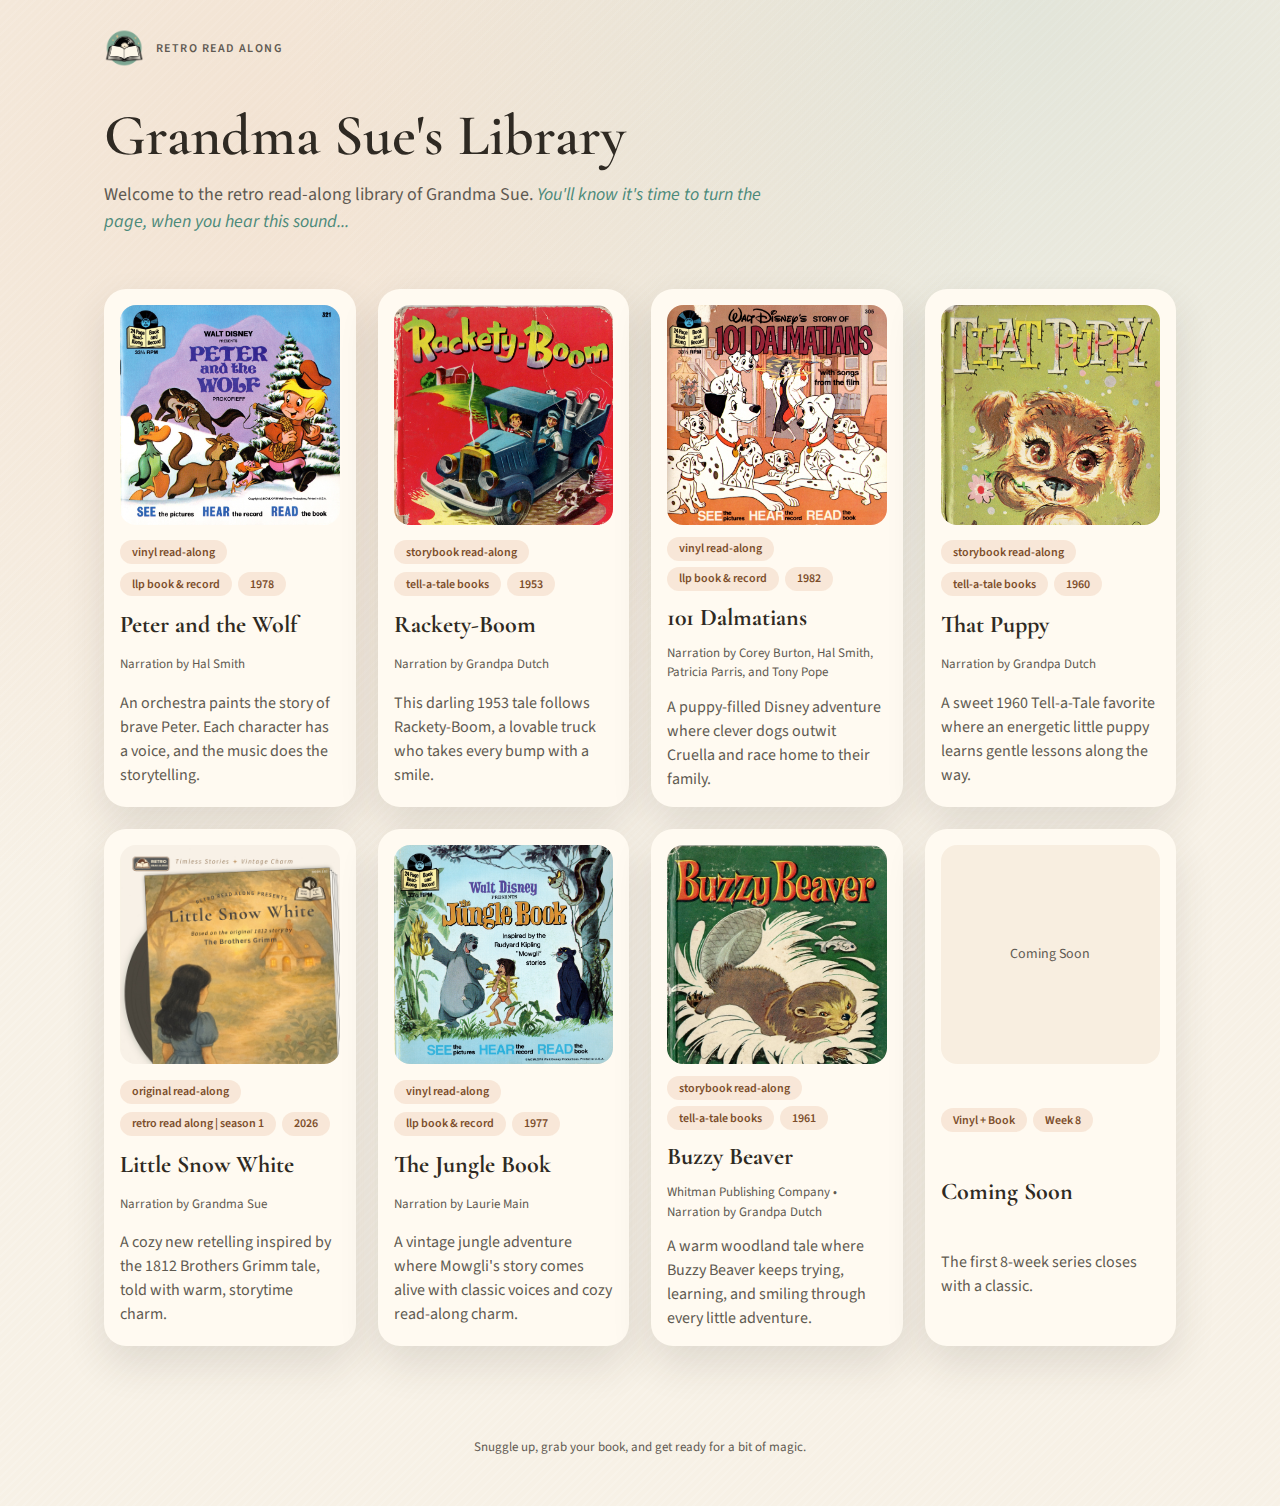
<file: index.html>
<!doctype html>
<html lang="en">
  <head>
    <meta charset="UTF-8" />
    <meta name="viewport" content="width=device-width, initial-scale=1" />
    <title>Grandma Sue's Library</title>
    <meta
      name="description"
      content="Welcome to the read-along library. You'll know it's time to turn the page when you hear this sound..."
    />
    <meta property="og:type" content="website" />
    <meta property="og:site_name" content="RetroReadAlong" />
    <meta property="og:title" content="Grandma Sue's Library" />
    <meta
      property="og:description"
      content="Welcome to the read-along library. You'll know it's time to turn the page when you hear this sound..."
    />
    <meta property="og:url" content="https://www.retroreadalong.com/" />
    <meta
      property="og:image"
      content="https://www.retroreadalong.com/sample_files/words_logo.jpg"
    />
    <meta property="og:image:alt" content="Grandma Sue's Library logo" />
    <meta property="twitter:card" content="summary_large_image" />
    <meta property="twitter:title" content="Grandma Sue's Library" />
    <meta
      property="twitter:description"
      content="Welcome to the read-along library. You'll know it's time to turn the page when you hear this sound..."
    />
    <meta
      property="twitter:image"
      content="https://www.retroreadalong.com/sample_files/words_logo.jpg"
    />
    <link rel="preconnect" href="https://fonts.googleapis.com" />
    <link rel="preconnect" href="https://fonts.gstatic.com" crossorigin />
    <link
      href="https://fonts.googleapis.com/css2?family=Cormorant+Garamond:wght@500;600&family=Source+Sans+3:wght@400;500;600&display=swap"
      rel="stylesheet"
    />
    <link rel="stylesheet" href="styles.css" />
  </head>
  <body>
    <header class="site-header">
      <div class="wrapper">
        <a class="logo" href="index.html" aria-label="Go to home page">
          <img class="logo-mark" src="sample_files/colorlogo2.png" alt="Retro Read Along logo" />
          Retro Read Along
        </a>

        <section class="hero">
          <div>
            <h1>Grandma Sue's Library</h1>
            <p>
              Welcome to the retro read-along library of Grandma Sue.
              <span class="whisper">You'll know it's time to turn the page, when you hear this sound...</span>
            </p>
          </div>
        </section>
      </div>
    </header>

    <main class="wrapper">
      <section class="grid" aria-label="Library">
        <article class="card">
          <a href="books/321_Peter_and_the_Wolf/index.html" class="cover" aria-label="Peter and the Wolf">
            <img
              src="assets/images/peter-and-the-wolf-cover.jpg"
              alt="Peter and the Wolf cover"
            />
          </a>
          <div class="tags">
            <span class="tag" title="Category: vinyl read-along">vinyl read-along</span>
            <span class="tag" title="Collection: llp book &amp; record">llp book &amp; record</span>
            <span class="tag" title="Year: 1978">1978</span>
          </div>
          <h3>Peter and the Wolf</h3>
          <p class="meta">Narration by Hal Smith</p>
          <p>
            An orchestra paints the story of brave Peter. Each character has a voice, and the music does the storytelling.
          </p>
        </article>

        <article class="card">
          <a href="books/GSL_SR_002/index.html" class="cover" aria-label="Rackety-Boom">
            <img
              src="books/GSL_SR_002/jpg/front_cover.jpg"
              alt="Rackety-Boom cover"
            />
          </a>
          <div class="tags">
            <span class="tag" title="Category: storybook read-along">storybook read-along</span>
            <span class="tag" title="Collection: tell-a-tale books">tell-a-tale books</span>
            <span class="tag" title="Year: 1953">1953</span>
          </div>
          <h3>Rackety-Boom</h3>
          <p class="meta">Narration by Grandpa Dutch</p>
          <p>
            This darling 1953 tale follows Rackety-Boom, a lovable truck who takes every bump with a smile.
          </p>
        </article>

        <article class="card">
          <a href="books/GSL_VR_003_101dalmatians/index.html" class="cover" aria-label="101 Dalmatians">
            <img
              src="books/GSL_VR_003_101dalmatians/images/cover.jpg"
              alt="101 Dalmatians cover"
            />
          </a>
          <div class="tags">
            <span class="tag" title="Category: vinyl read-along">vinyl read-along</span>
            <span class="tag" title="Collection: llp book &amp; record">llp book &amp; record</span>
            <span class="tag" title="Year: 1982">1982</span>
          </div>
          <h3>101 Dalmatians</h3>
          <p class="meta">Narration by Corey Burton, Hal Smith, Patricia Parris, and Tony Pope</p>
          <p>
            A puppy-filled Disney adventure where clever dogs outwit Cruella and race home to their family.
          </p>
        </article>

        <article class="card">
          <a href="books/GSL_SR_004_that_puppy/index.html" class="cover" aria-label="That Puppy">
            <img
              src="books/GSL_SR_004_that_puppy/jpg/front_cover.jpg"
              alt="That Puppy cover"
            />
          </a>
          <div class="tags">
            <span class="tag" title="Category: storybook read-along">storybook read-along</span>
            <span class="tag" title="Collection: tell-a-tale books">tell-a-tale books</span>
            <span class="tag" title="Year: 1960">1960</span>
          </div>
          <h3>That Puppy</h3>
          <p class="meta">Narration by Grandpa Dutch</p>
          <p>
            A sweet 1960 Tell-a-Tale favorite where an energetic little puppy learns gentle lessons along the way.
          </p>
        </article>

        <article class="card">
          <a href="books/GSL_OR_005_Little_Snow_White/index.html" class="cover" aria-label="Little Snow White">
            <img
              src="books/GSL_OR_005_Little_Snow_White/jpg/front_cover.jpg"
              alt="Little Snow White cover"
            />
          </a>
          <div class="tags">
            <span class="tag" title="Category: original read-along">original read-along</span>
            <span class="tag" title="Collection: retro read along | season 1">retro read along | season 1</span>
            <span class="tag" title="Year: 2026">2026</span>
          </div>
          <h3>Little Snow White</h3>
          <p class="meta">Narration by Grandma Sue</p>
          <p>
            A cozy new retelling inspired by the 1812 Brothers Grimm tale, told with warm, storytime charm.
          </p>
        </article>

        <article class="card">
          <a href="books/GSL_VR_006_jungle_book/index.html" class="cover" aria-label="The Jungle Book">
            <img
              src="books/GSL_VR_006_jungle_book/images/cover.jpg"
              alt="The Jungle Book cover"
            />
          </a>
          <div class="tags">
            <span class="tag" title="Category: vinyl read-along">vinyl read-along</span>
            <span class="tag" title="Collection: llp book &amp; record">llp book &amp; record</span>
            <span class="tag" title="Year: 1977">1977</span>
          </div>
          <h3>The Jungle Book</h3>
          <p class="meta">Narration by Laurie Main</p>
          <p>
            A vintage jungle adventure where Mowgli's story comes alive with classic voices and cozy read-along charm.
          </p>
        </article>

        <article class="card">
          <a href="books/GSL_SR_007_buzzy_beaver/index.html" class="cover" aria-label="Buzzy Beaver">
            <img
              src="books/GSL_SR_007_buzzy_beaver/jpg/front_cover.jpg"
              alt="Buzzy Beaver cover"
            />
          </a>
          <div class="tags">
            <span class="tag" title="Category: storybook read-along">storybook read-along</span>
            <span class="tag" title="Collection: tell-a-tale books">tell-a-tale books</span>
            <span class="tag" title="Year: 1961">1961</span>
          </div>
          <h3>Buzzy Beaver</h3>
          <p class="meta">Whitman Publishing Company • Narration by Grandpa Dutch</p>
          <p>
            A warm woodland tale where Buzzy Beaver keeps trying, learning, and smiling through every little adventure.
          </p>
        </article>

        <article class="card">
          <div class="cover">Coming Soon</div>
          <div class="tags">
            <span class="tag" title="Category: Vinyl + Book">Vinyl + Book</span>
            <span class="tag" title="Release order: Week 8">Week 8</span>
          </div>
          <h3>Coming Soon</h3>
          <p>The first 8-week series closes with a classic.</p>
        </article>
      </section>
    </main>

    <footer class="footer">
      Snuggle up, grab your book, and get ready for a bit of magic.
    </footer>
  </body>
</html>
</file>
<file: styles.css>
:root {
  --paper: #f7f1e6;
  --paper-dark: #efe6d7;
  --ink: #2f2a23;
  --muted: #5f5a52;
  --sage: #8e9d8c;
  --teal: #4c8a7a;
  --wood: #c39a6b;
  --accent: #d58b5a;
  --card: #fffaf1;
  --shadow: 0 18px 40px rgba(47, 42, 35, 0.12);
}

* {
  box-sizing: border-box;
}

body {
  margin: 0;
  color: var(--ink);
  font-family: "Source Sans 3", "Segoe UI", sans-serif;
  background:
    radial-gradient(circle at 20% 10%, rgba(213, 139, 90, 0.14), transparent 45%),
    radial-gradient(circle at 80% 0%, rgba(76, 138, 122, 0.12), transparent 40%),
    repeating-linear-gradient(135deg, rgba(255, 255, 255, 0.12) 0 2px, rgba(0, 0, 0, 0) 2px 6px),
    var(--paper);
}

a {
  color: inherit;
  text-decoration: none;
}

img {
  max-width: 100%;
  display: block;
}

.wrapper {
  max-width: 1120px;
  margin: 0 auto;
  padding: 0 24px;
}

.site-header {
  padding: 28px 0 8px;
}

.logo {
  display: flex;
  align-items: center;
  gap: 12px;
  font-weight: 600;
  letter-spacing: 0.12em;
  text-transform: uppercase;
  font-size: 12px;
  color: var(--muted);
}

.logo-mark {
  width: 40px;
  height: 40px;
  object-fit: contain;
  display: block;
}

.hero {
  display: grid;
  gap: 24px;
  align-items: center;
  padding: 24px 0 10px;
}

.hero h1,
.section-title {
  font-family: "Cormorant Garamond", "Times New Roman", serif;
  font-weight: 600;
  font-size: clamp(32px, 5vw, 58px);
  margin: 8px 0 10px;
}

.hero p {
  font-size: 18px;
  line-height: 1.5;
  color: var(--muted);
  margin: 0 0 12px;
}

.hero .whisper {
  font-style: italic;
  color: var(--teal);
}

.hero-card {
  background: var(--card);
  border-radius: 24px;
  padding: 22px;
  box-shadow: var(--shadow);
  display: grid;
  gap: 10px;
}

.hero-card span {
  display: inline-flex;
  padding: 6px 12px;
  border-radius: 999px;
  background: rgba(76, 138, 122, 0.14);
  color: var(--teal);
  font-size: 13px;
  font-weight: 600;
}

.grid {
  display: grid;
  gap: 22px;
  grid-template-columns: repeat(auto-fit, minmax(230px, 1fr));
  padding: 24px 0 60px;
}

.card {
  background: var(--card);
  border-radius: 22px;
  box-shadow: var(--shadow);
  padding: 16px;
  display: grid;
  gap: 12px;
}

.cover {
  aspect-ratio: 1 / 1;
  border-radius: 16px;
  overflow: hidden;
  background: rgba(195, 154, 107, 0.12);
  display: grid;
  place-items: center;
  color: var(--muted);
  font-size: 14px;
  text-align: center;
}

.cover img {
  width: 100%;
  height: 100%;
  object-fit: cover;
}

.tags {
  display: flex;
  flex-wrap: wrap;
  gap: 6px;
  font-size: 12px;
}

.tag {
  background: rgba(213, 139, 90, 0.16);
  color: #7c4e2b;
  height: 24px;
  padding: 0 12px;
  border-radius: 999px;
  font-weight: 600;
  cursor: help;
  display: inline-flex;
  align-items: center;
  justify-content: center;
  text-align: center;
  white-space: nowrap;
}

.card h3 {
  font-family: "Cormorant Garamond", "Times New Roman", serif;
  font-size: 24px;
  margin: 0;
}

.card p {
  margin: 0;
  color: var(--muted);
  line-height: 1.5;
}

.card .meta {
  font-size: 13px;
  color: var(--muted);
}

.footer {
  padding: 32px 0 50px;
  text-align: center;
  color: var(--muted);
  font-size: 13px;
}

.book-hero {
  display: grid;
  gap: 26px;
  align-items: start;
  padding: 18px 0 24px;
}

.book-meta {
  display: grid;
  gap: 12px;
}

.book-meta ul {
  list-style: none;
  padding: 0;
  margin: 0;
  display: grid;
  gap: 6px;
  color: var(--muted);
}

.book-meta li span {
  font-weight: 600;
  color: var(--ink);
}

.viewer {
  background: var(--card);
  border-radius: 24px;
  padding: 20px;
  box-shadow: var(--shadow);
  display: grid;
  gap: 16px;
}

.spread {
  display: grid;
  gap: 12px;
  grid-template-columns: repeat(auto-fit, minmax(180px, 1fr));
}

.spread img {
  width: 100%;
  border-radius: 16px;
  box-shadow: 0 10px 18px rgba(47, 42, 35, 0.12);
}

.page-blank {
  width: 100%;
  aspect-ratio: 1 / 1;
  border-radius: 16px;
  background: linear-gradient(180deg, #f8f3e7, #efe6d7);
  box-shadow: 0 10px 18px rgba(47, 42, 35, 0.12);
}


.viewer-controls {
  display: flex;
  justify-content: space-between;
  gap: 12px;
  flex-wrap: wrap;
}

.button {
  border: none;
  border-radius: 999px;
  padding: 10px 18px;
  background: var(--teal);
  color: white;
  font-weight: 600;
  cursor: pointer;
}

.button.secondary {
  background: rgba(213, 139, 90, 0.2);
  color: #7c4e2b;
}

.action-row {
  display: flex;
  gap: 14px;
  flex-wrap: wrap;
  align-items: center;
}

.action-row .action {
  width: 70px;
  height: 56px;
  -webkit-appearance: none;
  appearance: none;
  border: none;
  border-radius: 18px;
  background: linear-gradient(180deg, #94a493, #7f8f7d);
  box-shadow:
    0 10px 18px rgba(47, 42, 35, 0.18),
    inset 0 1px 0 rgba(255, 255, 255, 0.6),
    inset 0 -3px 6px rgba(0, 0, 0, 0.25);
  display: grid;
  place-items: center;
  color: #f7efd9;
}

.hifi-action img {
  width: 40px;
  height: 40px;
  filter: brightness(0) saturate(100%) invert(96%) sepia(8%) saturate(400%) hue-rotate(337deg) brightness(102%) contrast(96%);
}

.action-row .action.disabled {
  opacity: 0.5;
  pointer-events: none;
}

.action-row svg {
  width: 30px;
  height: 30px;
}

.helper {
  font-size: 14px;
  color: var(--muted);
}

@media (min-width: 900px) {
  .hero {
    grid-template-columns: 1.3fr 0.7fr;
  }

  .book-hero {
    grid-template-columns: 1.1fr 0.9fr;
  }
}

.audio-controls {
  display: grid;
  gap: 12px;
}

.progress {
  width: 100%;
  appearance: none;
  height: 6px;
  border-radius: 999px;
  background: linear-gradient(90deg, #7a4f30, #b07a52, #7a4f30);
  outline: none;
  box-shadow: inset 0 2px 4px rgba(47, 42, 35, 0.25);
}

.progress::-webkit-slider-thumb {
  appearance: none;
  width: 20px;
  height: 20px;
  border-radius: 50%;
  background: radial-gradient(circle at 30% 30%, #f7efd9, #d8c4a4);
  border: 2px solid #6f9c90;
  box-shadow:
    0 6px 12px rgba(47, 42, 35, 0.2),
    inset 0 2px 3px rgba(255, 255, 255, 0.7);
}

.progress::-moz-range-thumb {
  width: 20px;
  height: 20px;
  border-radius: 50%;
  background: radial-gradient(circle at 30% 30%, #f7efd9, #d8c4a4);
  border: 2px solid #6f9c90;
  box-shadow:
    0 6px 12px rgba(47, 42, 35, 0.2),
    inset 0 2px 3px rgba(255, 255, 255, 0.7);
}

.controls-bar {
  display: flex;
  align-items: center;
  justify-content: space-between;
  gap: 12px;
  padding: 10px 16px;
  border-radius: 999px;
  background: linear-gradient(180deg, #fff6e7 0%, #efe3d0 100%);
  box-shadow:
    0 18px 30px rgba(47, 42, 35, 0.18),
    inset 0 1px 0 rgba(255, 255, 255, 0.8);
}

.control-btn {
  border: none;
  background: linear-gradient(180deg, #7a4f30, #5d3a23);
  color: #f7efd9;
  font-size: 20px;
  width: 56px;
  height: 44px;
  display: grid;
  place-items: center;
  border-radius: 18px;
  cursor: pointer;
  box-shadow:
    0 8px 16px rgba(47, 42, 35, 0.22),
    inset 0 1px 0 rgba(255, 255, 255, 0.3),
    inset 0 -2px 4px rgba(0, 0, 0, 0.25);
}

.control-btn.play {
  background: radial-gradient(circle at 30% 30%, #5fa193, #3e7c6f);
  color: #f7efd9;
  width: 70px;
  height: 70px;
  border-radius: 50%;
  box-shadow:
    0 12px 20px rgba(47, 42, 35, 0.24),
    inset 0 2px 4px rgba(255, 255, 255, 0.6),
    inset 0 -4px 6px rgba(0, 0, 0, 0.3);
}

.control-btn svg {
  width: 36px;
  height: 36px;
}

.control-btn img {
  width: 32px;
  height: 32px;
  filter: brightness(0) saturate(100%) invert(96%) sepia(8%) saturate(400%) hue-rotate(337deg) brightness(102%) contrast(96%);
}

.extras {
  margin-top: 26px;
  padding-bottom: 30px;
}

.extras-title {
  font-family: "Cormorant Garamond", "Times New Roman", serif;
  font-size: 22px;
  margin-bottom: 12px;
}
</file>
